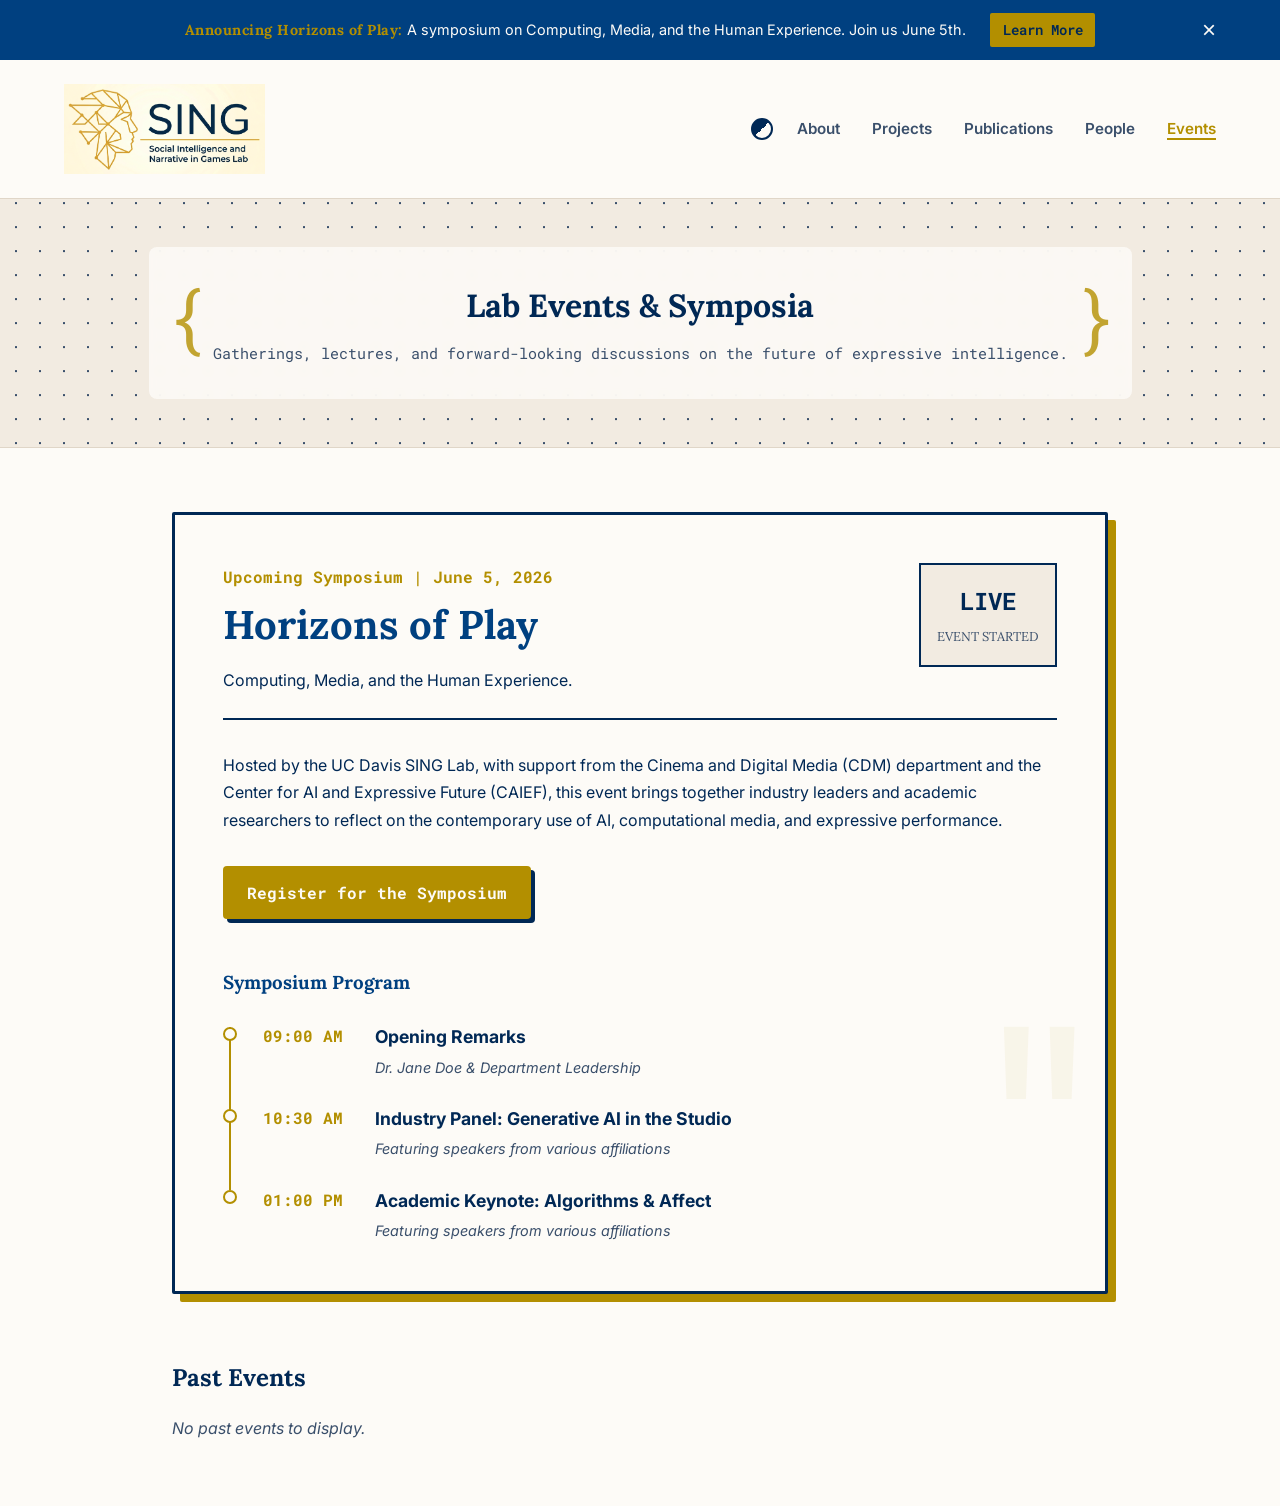
<file: events.html>
<!DOCTYPE html>
<html lang="en">
<head>
    <meta charset="UTF-8">
    <meta name="viewport" content="width=device-width, initial-scale=1.0">
    <meta name="description" content="Join the UC Davis SING Lab for upcoming symposia, lectures, and events like Horizons of Play, exploring computing, media, and the human experience.">
    <title>Events | SING Lab</title>
    <link rel="stylesheet" href="style.css">
    <link href="https://fonts.googleapis.com/css2?family=Lora:wght@400;600&family=Inter:wght@300;400;600&family=Roboto+Mono:wght@700&display=swap" rel="stylesheet">
</head>
<body>
    <div class="symposium-banner" id="symposium-banner">
        <span class="banner-text"><strong>Announcing Horizons of Play:</strong> A symposium on Computing, Media, and the Human Experience. Join us June 5th.</span>
        <a href="events.html" class="banner-btn">Learn More</a>
        <button id="close-banner" class="close-banner-btn" aria-label="Dismiss banner">&times;</button>
    </div>

    <nav>
        <a href="index.html" class="nav-brand">
            <img src="media/sing-logo-test.png" alt="SING Lab Logo" class="brand-icon">
        </a>
        <button id="theme-toggle" class="theme-btn" aria-label="Toggle Dark Mode"></button>
        <button class="hamburger" aria-label="Toggle navigation">
            <span class="bar"></span>
            <span class="bar"></span>
            <span class="bar"></span>
        </button>
        <ul class="nav-links">
            <li><a href="index.html">About</a></li>
            <li><a href="projects.html">Projects</a></li>
            <li><a href="publications.html">Publications</a></li>
            <li><a href="people.html">People</a></li>
            <li><a href="events.html">Events</a></li>
        </ul>
    </nav>

    <header class="hero">
        <div class="container hero-content">
            <h1 id="glitch-target">Lab Events & Symposia</h1>
            <p>Gatherings, lectures, and forward-looking discussions on the future of expressive intelligence.</p>
        </div>
    </header>

    <section class="container">
        
        <div class="featured-event">
            <div class="event-header">
                <div class="event-title">
                    <span class="event-meta">Upcoming Symposium | June 5, 2026</span>
                    <h2>Horizons of Play</h2>
                    <p>Computing, Media, and the Human Experience.</p>
                </div>
                
                <div class="countdown" id="symposium-countdown">
                    </div>
            </div>

            <p>Hosted by the UC Davis SING Lab, with support from the Cinema and Digital Media (CDM) department and the Center for AI and Expressive Future (CAIEF), this event brings together industry leaders and academic researchers to reflect on the contemporary use of AI, computational media, and expressive performance.</p>
            <div class="cta-container" style="margin: 2rem 0;">
                <a href="https://docs.google.com/forms/d/e/1FAIpQLScVfi7z1BPNcmndShRwLk8wIqdSqa9dcKUMktS1G_Dhzg869Q/viewform?usp=header" target="_blank" rel="noopener noreferrer" class="cta-btn">
                    Register for the Symposium
                </a>
            </div>

            <h3 style="margin-top: 3rem; color: var(--accent-blue); font-family: var(--font-heading);">Symposium Program</h3>
            <div class="program-timeline">
                <div class="timeline-item">
                    <div class="time">09:00 AM</div>
                    <div class="session">
                        <h4>Opening Remarks</h4>
                        <p>Dr. Jane Doe & Department Leadership</p>
                    </div>
                </div>
                <div class="timeline-item">
                    <div class="time">10:30 AM</div>
                    <div class="session">
                        <h4>Industry Panel: Generative AI in the Studio</h4>
                        <p>Featuring speakers from various affiliations</p>
                    </div>
                </div>
                <div class="timeline-item">
                    <div class="time">01:00 PM</div>
                    <div class="session">
                        <h4>Academic Keynote: Algorithms & Affect</h4>
                        <p>Featuring speakers from various affiliations</p>
                    </div>
                </div>
            </div>
        </div>

        <h2>Past Events</h2>
        <p class="text-italic-muted">No past events to display.</p>

    </section>

    <script src="script.js"></script>
</body>
</html>
</file>
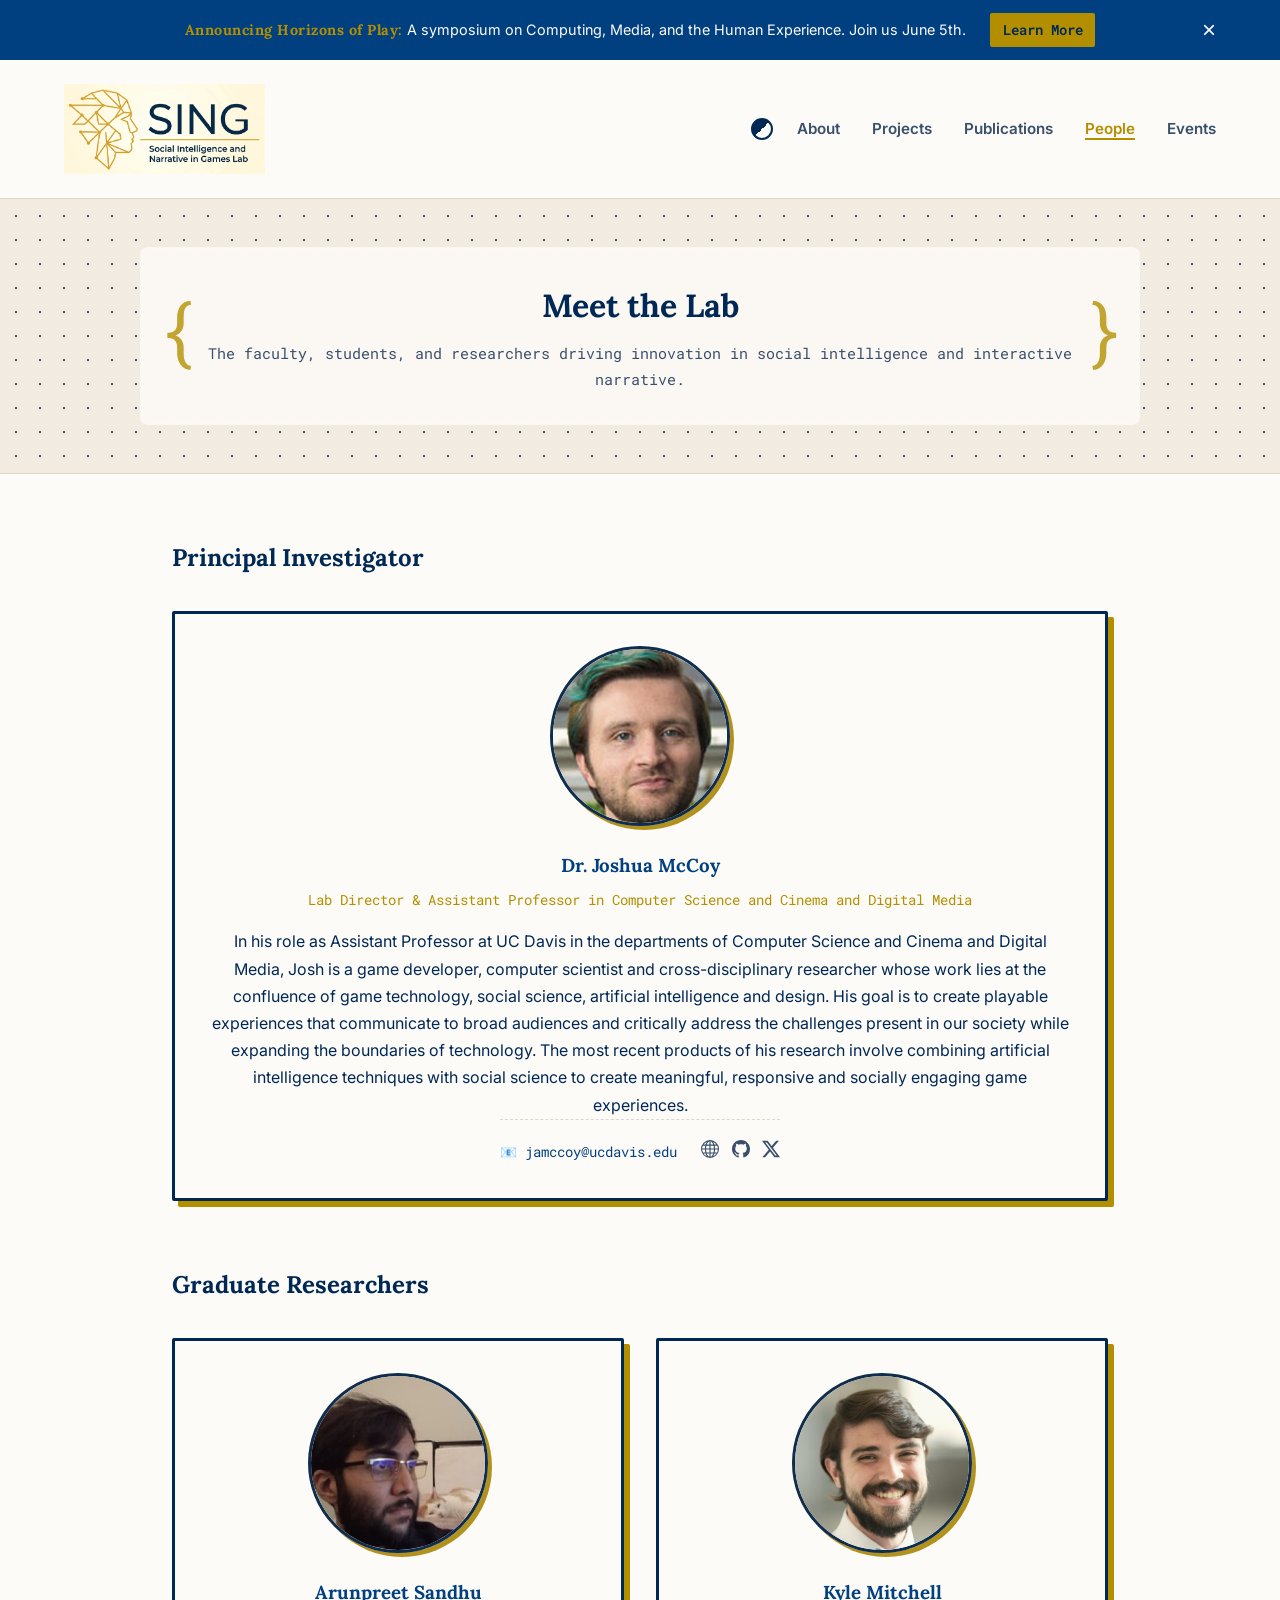
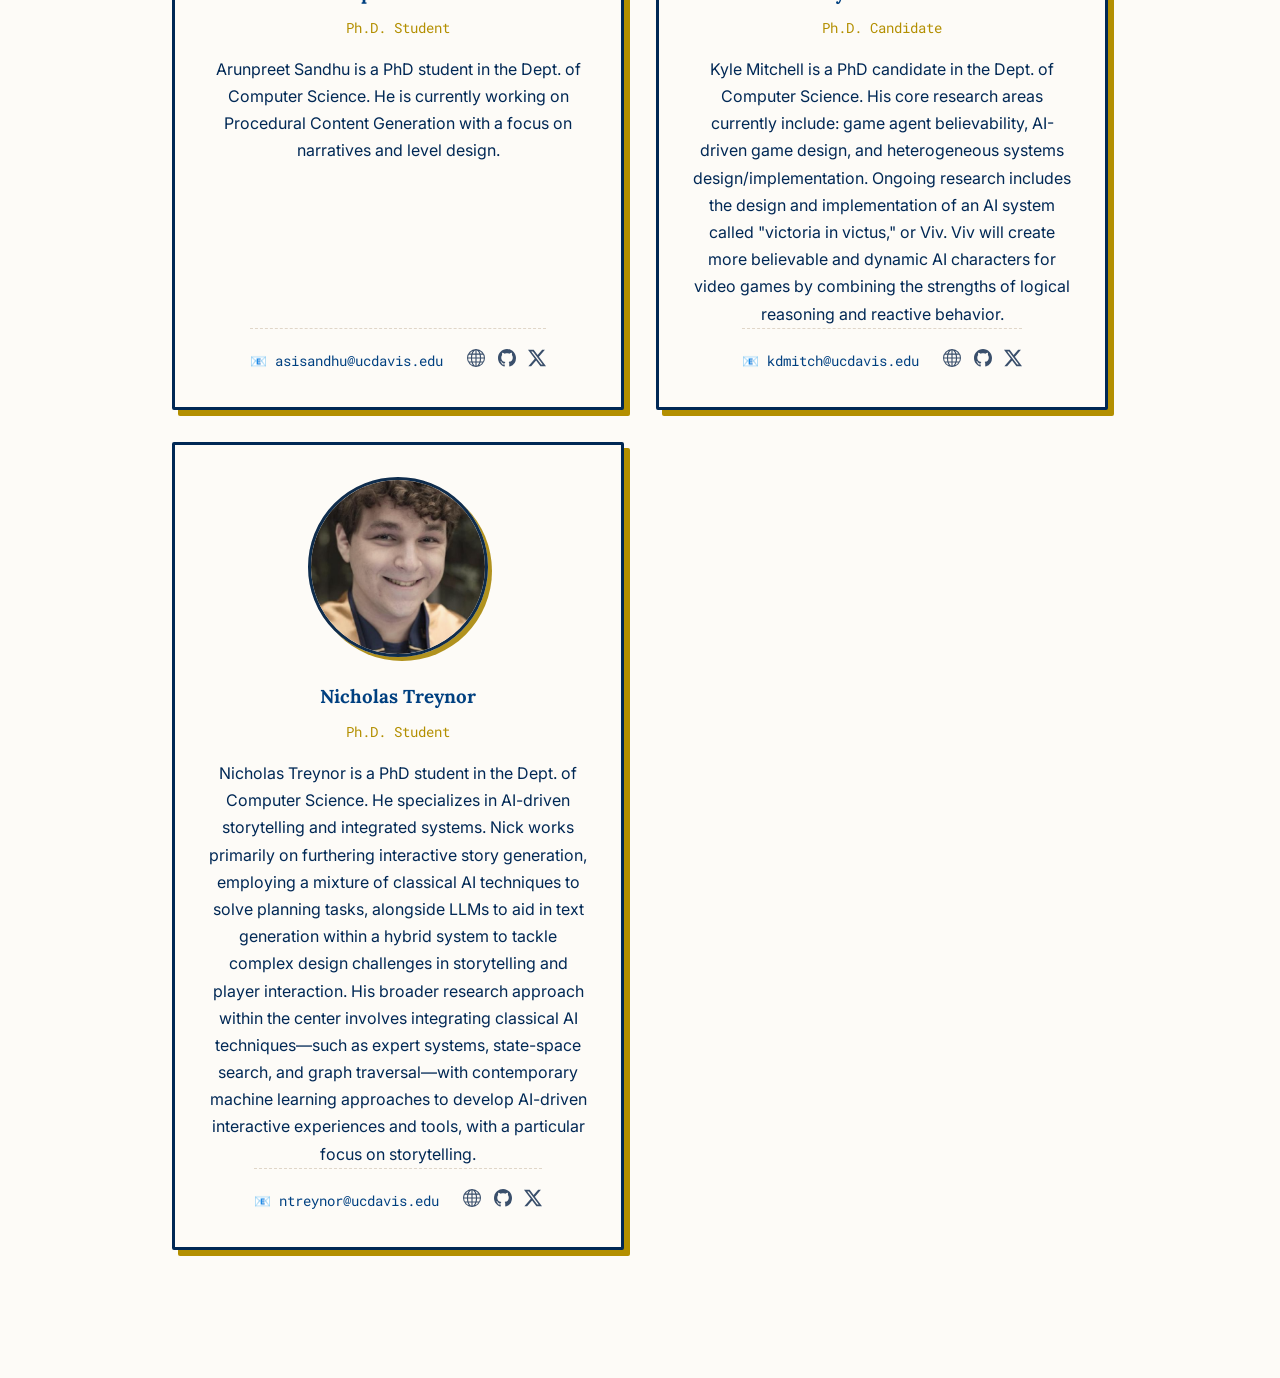
<file: people.html>
<!DOCTYPE html>
<html lang="en">
<head>
    <meta charset="UTF-8">
    <meta name="viewport" content="width=device-width, initial-scale=1.0">
    <meta name="description" content="Meet the faculty, students, and researchers at the UC Davis SING Lab driving innovation in computational media, storytelling, and expressive AI.">
    <title>People | SING Lab</title>
    <link rel="stylesheet" href="style.css">
    <link href="https://fonts.googleapis.com/css2?family=Lora:wght@400;600&family=Inter:wght@300;400;600&family=Roboto+Mono:wght@700&display=swap" rel="stylesheet">
</head>
<body>
    <div class="symposium-banner" id="symposium-banner">
        <span class="banner-text"><strong>Announcing Horizons of Play:</strong> A symposium on Computing, Media, and the Human Experience. Join us June 5th.</span>
        <a href="events.html" class="banner-btn">Learn More</a>
        <button id="close-banner" class="close-banner-btn" aria-label="Dismiss banner">&times;</button>
    </div>

    <nav>
        <a href="index.html" class="nav-brand">
            <img src="media/sing-logo-test.png" alt="SING Lab Logo" class="brand-icon">
        </a>
        <button id="theme-toggle" class="theme-btn" aria-label="Toggle Dark Mode"></button>
        <button class="hamburger" aria-label="Toggle navigation">
            <span class="bar"></span>
            <span class="bar"></span>
            <span class="bar"></span>
        </button>

        <ul class="nav-links">
            <li><a href="index.html">About</a></li>
            <li><a href="projects.html">Projects</a></li>
            <li><a href="publications.html">Publications</a></li>
            <li><a href="people.html">People</a></li>
            <li><a href="events.html">Events</a></li>
        </ul>
    </nav>

    <header class="hero">
        <div class="container hero-content">
            <h1 id="glitch-target">Meet the Lab</h1>
            <p>The faculty, students, and researchers driving innovation in social intelligence and interactive narrative.</p>
        </div>
    </header>

    <section class="container" id="people-container">
        
        <p id="loading-people-message" class="text-italic-muted">Loading lab members...</p>

    </section>
    
    <script src="script.js"></script>
</body>
</html>
</file>
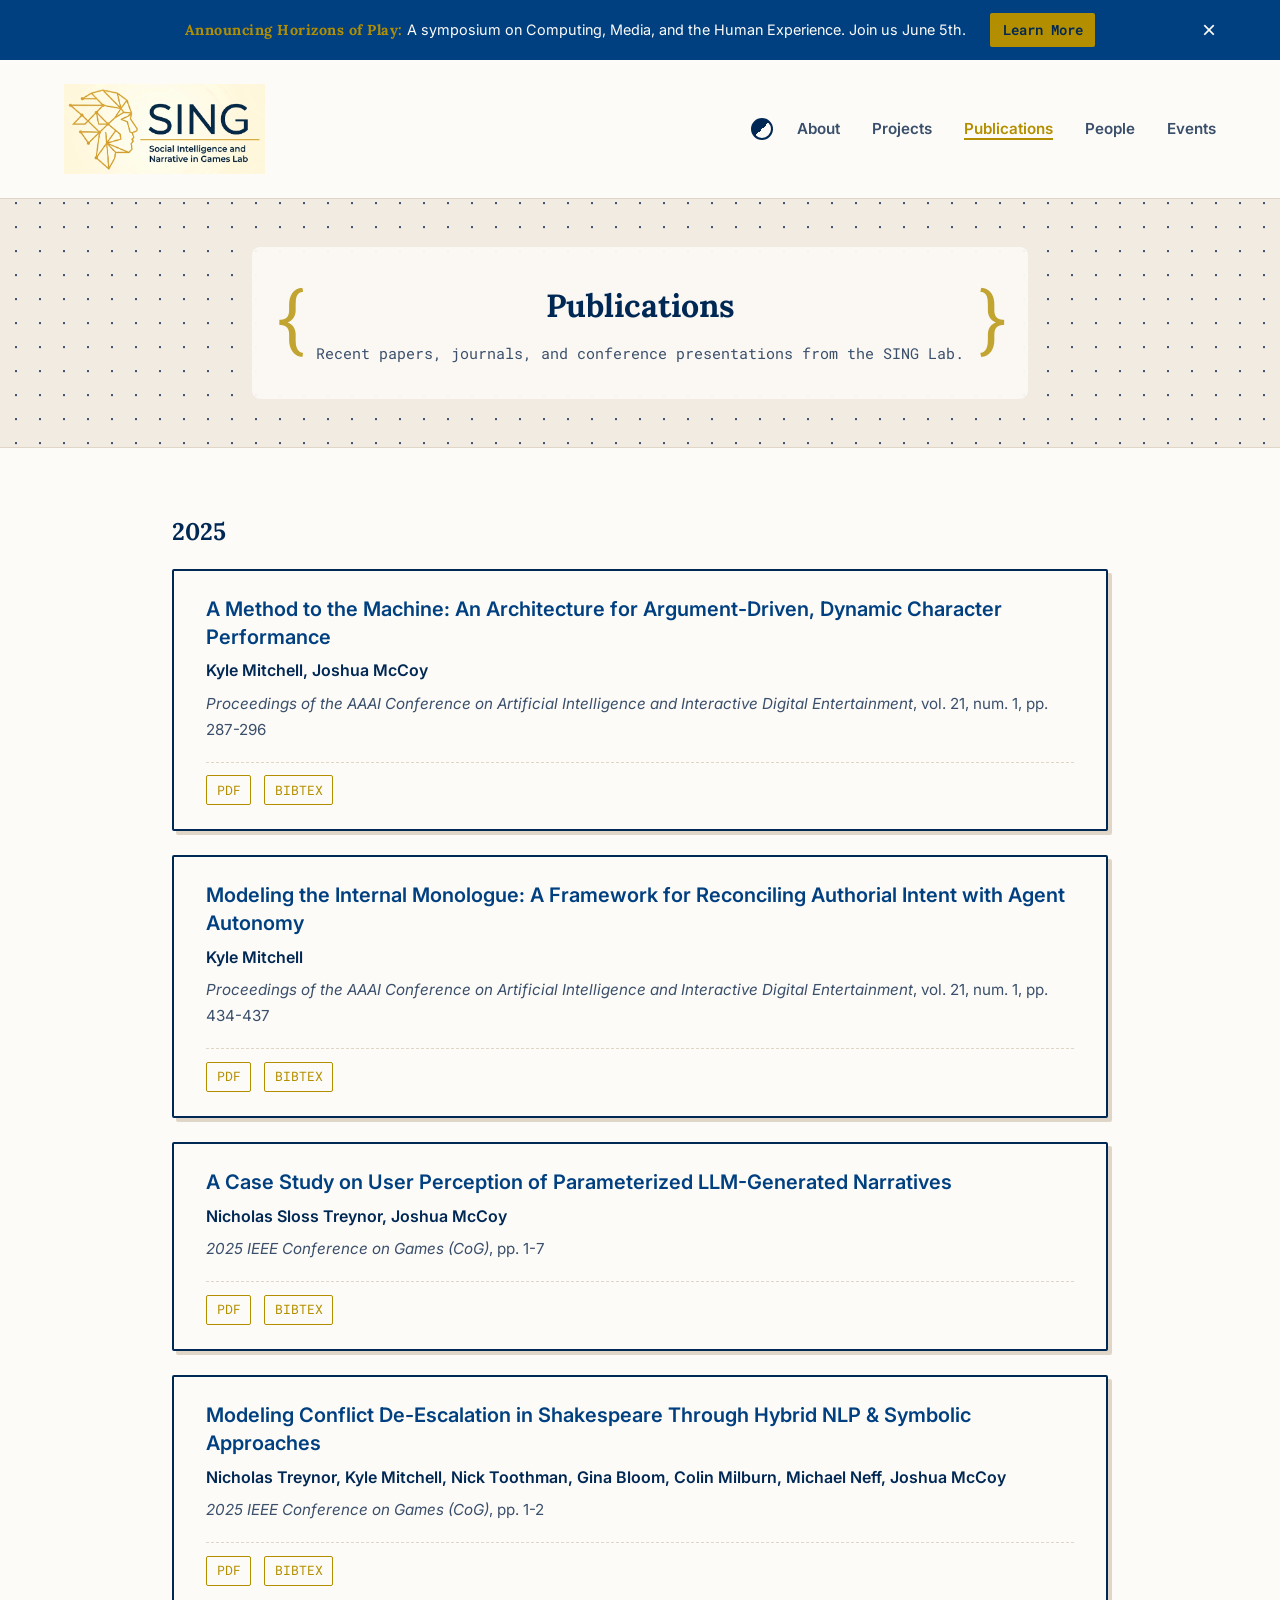
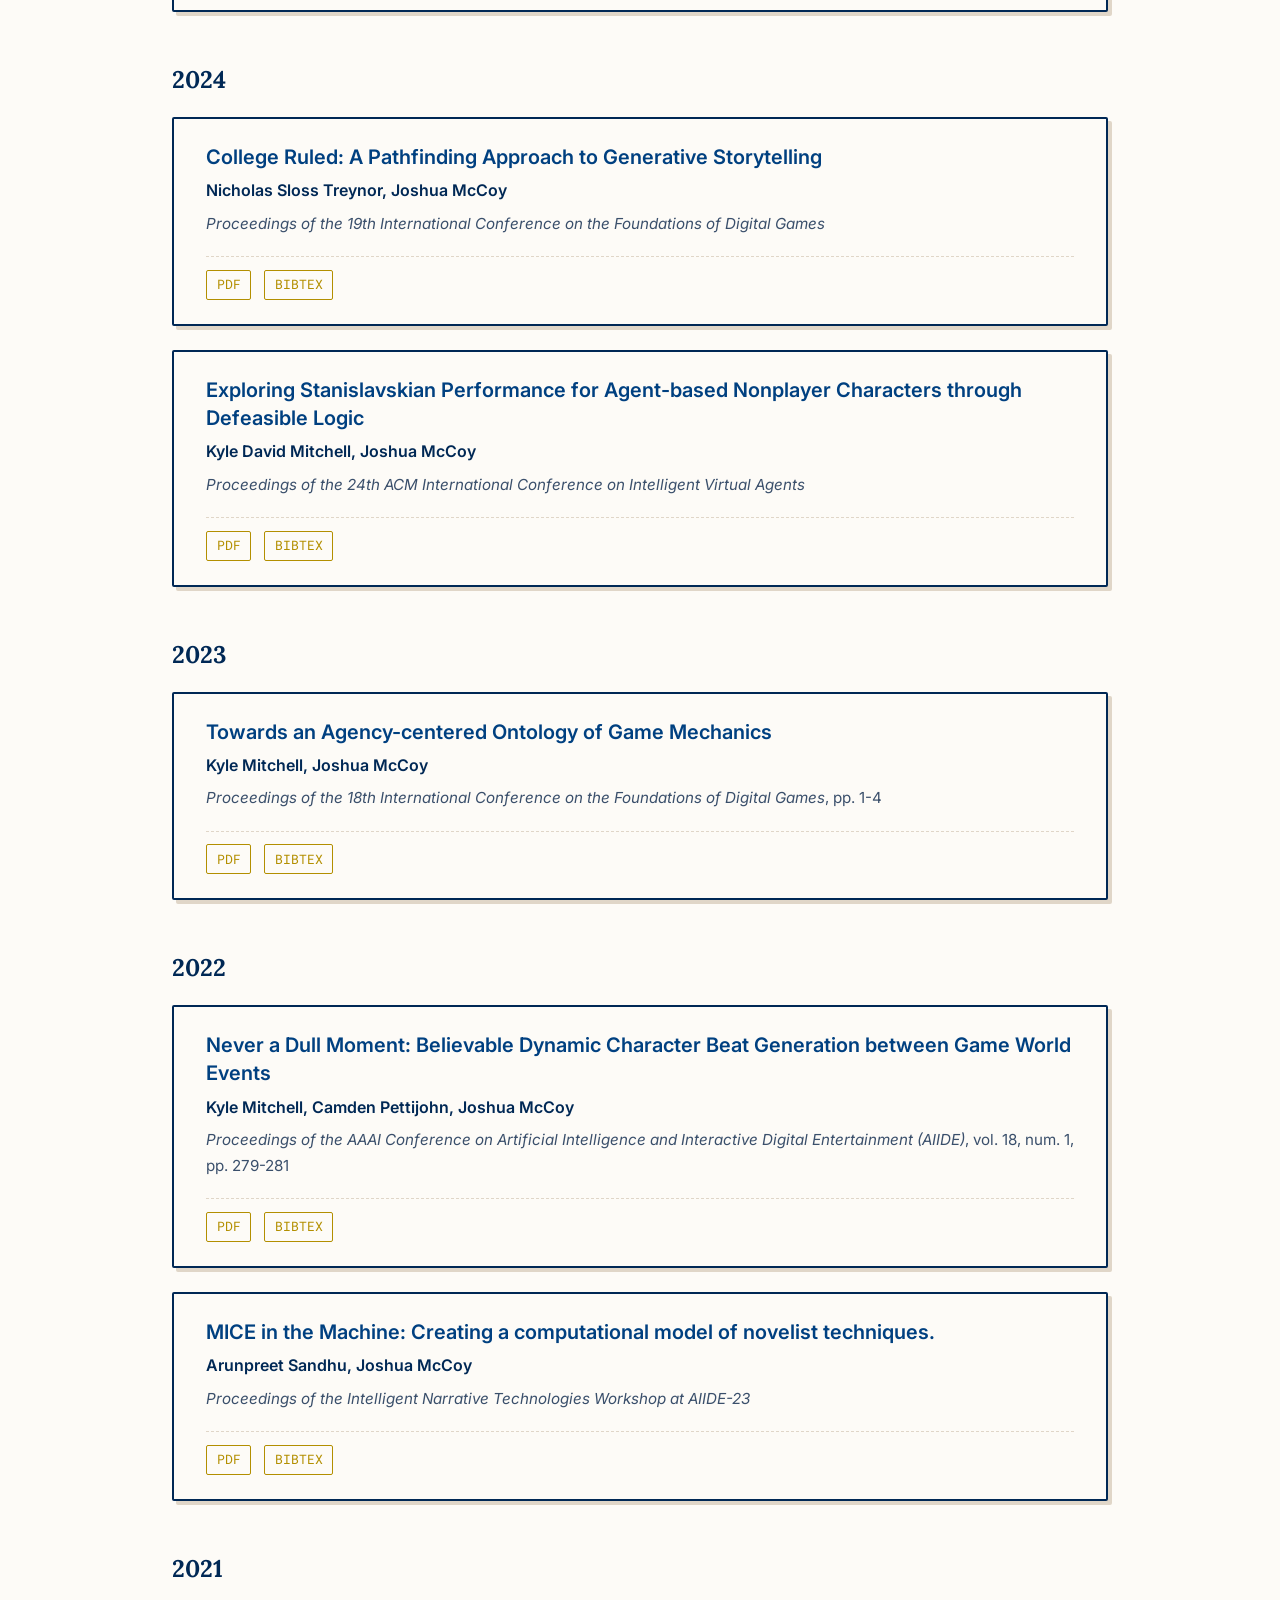
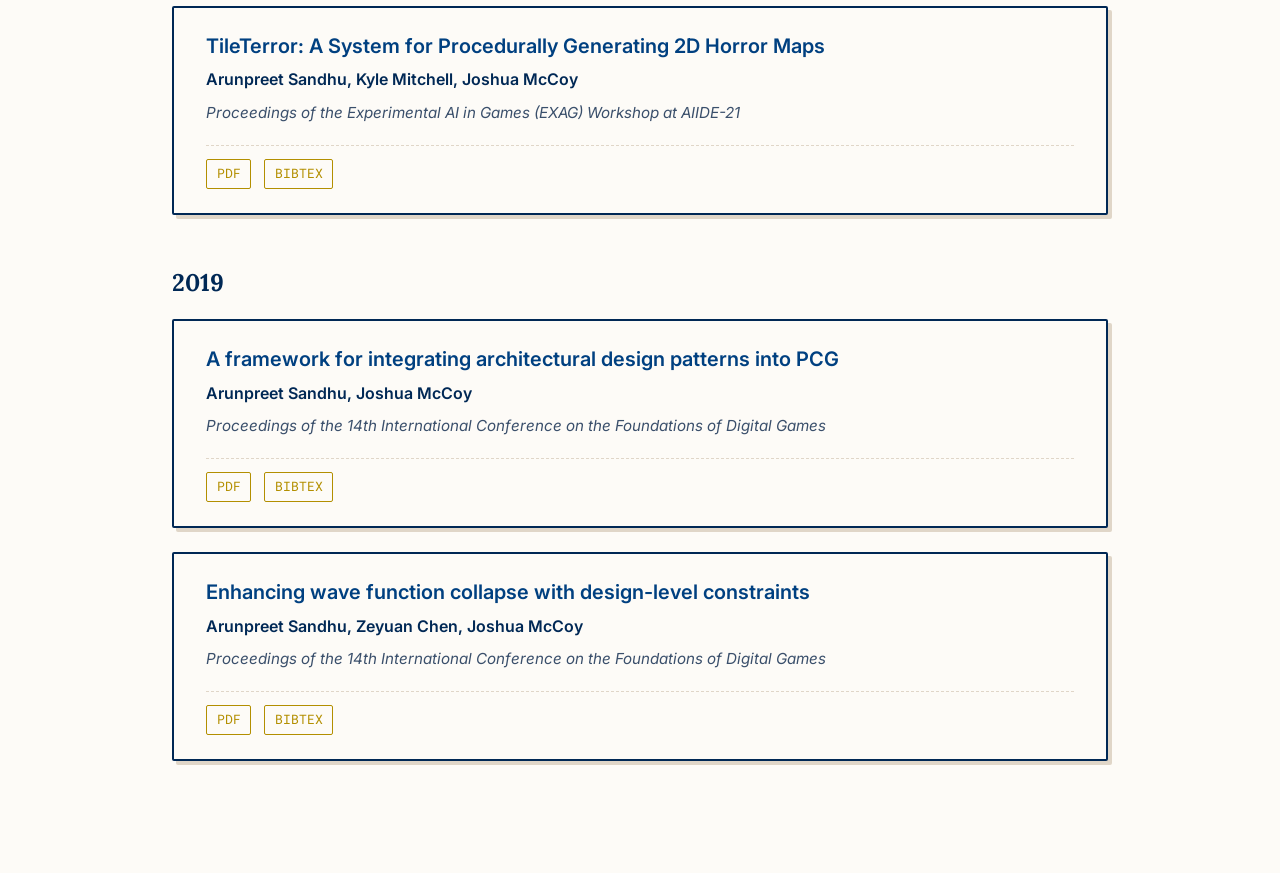
<file: publications.html>
<!DOCTYPE html>
<html lang="en">
<head>
    <meta charset="UTF-8">
    <meta name="viewport" content="width=device-width, initial-scale=1.0">
    <meta name="description" content="Read the latest research publications, conference papers, and journal articles from the SING Lab at UC Davis on algorithmic storytelling and social AI.">
    <title>Publications | SING Lab</title>
    <link rel="stylesheet" href="style.css">
    <link href="https://fonts.googleapis.com/css2?family=Lora:wght@400;600&family=Inter:wght@300;400;600&family=Roboto+Mono:wght@700&display=swap" rel="stylesheet">
</head>
<body>
    <div class="symposium-banner" id="symposium-banner">
        <span class="banner-text"><strong>Announcing Horizons of Play:</strong> A symposium on Computing, Media, and the Human Experience. Join us June 5th.</span>
        <a href="events.html" class="banner-btn">Learn More</a>
        <button id="close-banner" class="close-banner-btn" aria-label="Dismiss banner">&times;</button>
    </div>

    <nav>
        <a href="index.html" class="nav-brand">
            <img src="media/sing-logo-test.png" alt="SING Lab Logo" class="brand-icon">
        </a>
        <button id="theme-toggle" class="theme-btn" aria-label="Toggle Dark Mode"></button>
        <button class="hamburger" aria-label="Toggle navigation">
            <span class="bar"></span>
            <span class="bar"></span>
            <span class="bar"></span>
        </button>

        <ul class="nav-links">
            <li><a href="index.html">About</a></li>
            <li><a href="projects.html">Projects</a></li>
            <li><a href="publications.html">Publications</a></li>
            <li><a href="people.html">People</a></li>
            <li><a href="events.html">Events</a></li>
        </ul>
    </nav>

    <header class="hero">
        <div class="container hero-content">
            <h1 id="glitch-target">Publications</h1>
            <p>Recent papers, journals, and conference presentations from the SING Lab.</p>
        </div>
    </header>

    <section class="container" id="publications-container">
        <p id="loading-message" class="text-italic-muted">Loading publications...</p>
    </section>

    <script src="script.js"></script>
</body>
</html>
</file>
<file: style.css>
/* =========================================
   1. GLOBAL VARIABLES & BASE STYLES
   ========================================= */
:root {
    /* Modern Parchment & UC Davis Theme */
    --bg-main: #FDFBF7;       /* Bright, warm ivory (Main Parchment) */
    --bg-secondary: #F2EBE1;  /* Slightly deeper cream for contrast */
    --text-main: #002855;     /* Deep Navy (Aggie Blue) */
    --text-muted: #3A4F6B;    /* Lighter blue-gray for secondary text */
    --accent-blue: #004080;   /* Academic Blue */
    --accent-gold: #B38F00;   /* Refined UC Davis Gold */
    --border-color: #E0D6C8;  /* Warm, subtle border */
    
    /* Typography */
    --font-heading: 'Lora', serif;
    --font-body: 'Inter', sans-serif;
    --font-mono: 'Roboto Mono', monospace;
}

* {
    margin: 0;
    padding: 0;
    box-sizing: border-box;
}

body {
    font-family: var(--font-body);
    background-color: var(--bg-main);
    color: var(--text-main);
    line-height: 1.7;
}

h1, h2, h3 {
    font-family: var(--font-heading);
    color: var(--text-main);
    margin-bottom: 1rem;
}

/* =========================================
   1.5 DARK MODE VARIABLES & TOGGLE BUTTON
   ========================================= */

body.dark-theme {
    --bg-main: #0D1520;       
    --bg-secondary: #162032;  
    --text-main: #E2E8F0;     
    --text-muted: #94A3B8;    
    --accent-blue: #60A5FA;   
    --accent-gold: #C5A059;   /* Softer, antique brass/gold instead of bright yellow */
    --border-color: #1E293B;  
}

.theme-btn {
    width: 22px;
    height: 22px;
    border-radius: 50%;
    border: 2px solid var(--text-main);
    /* Creates a 50/50 diagonal split */
    background: linear-gradient(135deg, var(--text-main) 50%, transparent 50%);
    padding: 0;
    cursor: pointer;
    margin-right: 1.5rem;
    margin-left: auto; /* Pushes it to the right on mobile */
    transition: transform 0.3s ease, border-color 0.3s ease;
}

.theme-btn:hover {
    transform: scale(1.1);
}

/* Update the circle's colors when in dark mode */
body.dark-theme .theme-btn {
    border-color: var(--accent-gold);
    background: linear-gradient(135deg, var(--accent-gold) 50%, transparent 50%);
}

/* =========================================
   DARK MODE: HERO CONTENT OVERRIDES
   ========================================= */
.dark-theme .hero-content {
    /* Converts your Deep Slate background (#0D1520) into a transparent RGBA */
    background-color: rgba(13, 21, 32, 0.85); 
}

/* Optional: Make the brackets Syntax Blue in dark mode for an IDE feel */
.dark-theme .hero-content::before,
.dark-theme .hero-content::after {
    color: var(--accent-blue); 
}

/* =========================================
   2. UTILITIES & CONTAINERS
   ========================================= */
.container {
    max-width: 1000px;
    margin: 0 auto;
    padding: 4rem 2rem;
}

/* Replaces inline styles for specific spacing tweaks */
.pt-0 { padding-top: 0 !important; }
.pb-2 { padding-bottom: 2rem !important; }
.mb-4 { margin-bottom: 4rem !important; }

/* Replaces inline styles for empty states and loading messages */
.text-italic-muted {
    color: var(--text-muted);
    font-style: italic;
}

/* =========================================
   3. NAVIGATION & HAMBURGER
   ========================================= */
nav {
    display: flex;
    justify-content: space-between;
    align-items: center;
    padding: 1.5rem 5%;
    background-color: var(--bg-main);
    border-bottom: 1px solid var(--border-color);
    position: sticky;
    top: 0;
    z-index: 100;
}

/* =========================================
   NAVBAR BRANDING (LOGO & TEXT)
   ========================================= */
.nav-brand {
    display: flex;
    align-items: center;
    gap: 0.8rem; /* Space between the image and the text */
    text-decoration: none;
    cursor: pointer;
}

.brand-icon {
    height: 90px; /* Increased from 36px so it's clearly legible */
    width: auto;
    object-fit: contain;
}

.brand-text {
    font-family: var(--font-mono);
    font-size: 1.4rem;
    font-weight: 700;
    color: var(--text-main);
    /* Set a fixed width so the navbar doesn't jump around when the text scrambles */
    min-width: 105px; 
    display: inline-block;
}

/* Ensure the text color correctly swaps in Dark Mode */
.dark-theme .brand-text {
    color: var(--text-main); 
}

.nav-links {
    display: flex;
    list-style: none;
    gap: 2rem;
}

.nav-links a {
    text-decoration: none;
    color: var(--text-muted);
    font-weight: 600;
    font-size: 0.95rem;
    transition: color 0.2s ease;
}

.nav-links a:hover {
    color: var(--accent-gold); 
}

/* Highlights the currently active page in the navbar */
.nav-links a.active {
    color: var(--accent-gold);
    font-weight: 600;
    border-bottom: 2px solid var(--accent-gold);
}

.hamburger {
    display: none;
    background: none;
    border: none;
    cursor: pointer;
    padding: 0.5rem;
}

.hamburger .bar {
    display: block;
    width: 25px;
    height: 3px;
    margin: 5px auto;
    background-color: var(--text-main); 
    transition: all 0.3s ease-in-out;
}

.hamburger:hover .bar {
    background-color: var(--accent-gold);
}

/* =========================================
   4. HERO SECTIONS (ALL PAGES)
   ========================================= */
.hero {
    /* Slightly reduced padding */
    padding: 3rem 1.5rem; 
    background-color: var(--bg-secondary);
    border-bottom: 1px solid var(--border-color);
    text-align: center;
    
    /* Subtle Computational Dot Grid */
    background-image: radial-gradient(var(--text-muted) 1px, transparent 1px);
    background-size: 24px 24px;
    background-position: center;
}

.hero-content {
    display: inline-block;
    padding: 2rem 4rem; /* Extra side padding to give the brackets room to breathe */
    position: relative; 
    
    /* The Contrast Fix: A frosted background that softens the dots behind the text */
    background-color: rgba(253, 251, 247, 0.85); /* Your ivory color at 85% opacity */
    backdrop-filter: blur(4px);
    -webkit-backdrop-filter: blur(4px);
    
    border-radius: 8px;
    border: none;
    box-shadow: none;
}

/* The Brackets */
.hero-content::before,
.hero-content::after {
    font-family: var(--font-mono);
    color: var(--accent-gold);
    font-size: 4.5rem; /* Slightly larger */
    font-weight: 400; /* Slightly thicker */
    position: absolute;
    top: 50%;
    transform: translateY(-55%);
    opacity: 0.8; /* Increased from 0.3 so they clearly stand out */
}

.hero-content::before {
    content: '{';
    left: 1rem;
}

.hero-content::after {
    content: '}';
    right: 1rem;
}

/* Specific modifier for the 404 page */
.hero.hero-compact {
    padding: 3rem 2rem; 
}

.hero h1 {
    color: var(--text-main);
    margin-bottom: 0.5rem;
}

.hero p {
    color: var(--text-muted);
    font-family: var(--font-mono); /* Use the mono font for the sub-header */
    font-size: 0.95rem;
}

/* =========================================
   5. INDEX PAGE: RESEARCH TABS
   ========================================= */
.tab-container {
    background-color: var(--bg-main);
    overflow: hidden;
    border: 3px solid var(--text-main);
    border-radius: 2px;
    box-shadow: 6px 6px 0px var(--accent-gold);
}

.tab-buttons {
    display: flex;
    background-color: var(--bg-secondary);
    border-bottom: 3px solid var(--text-main);
}

.tab-btn {
    flex: 1;
    background: none;
    padding: 1rem;
    font-size: 1rem;
    font-family: var(--font-heading);
    font-weight: 600;
    color: var(--text-muted);
    cursor: pointer;
    transition: all 0.3s ease;
    border: none;
    border-right: 2px solid var(--text-main);
}

.tab-btn:last-child {
    border-right: none;
}

.tab-btn:hover {
    background-color: #E8DECC;
}

.tab-btn.active {
    background-color: var(--bg-main);
    color: var(--text-main);
    box-shadow: inset 0 -4px 0 var(--accent-gold); 
}

.tab-content {
    display: none;
    padding: 2.5rem;
    animation: fadeIn 0.4s ease-in-out;
}

.tab-content.active {
    display: block;
}

@keyframes fadeIn {
    from { opacity: 0; transform: translateY(5px); }
    to { opacity: 1; transform: translateY(0); }
}

/* =========================================
   6. PEOPLE PAGE: TEAM CARDS
   ========================================= */
.team-grid {
    display: grid;
    grid-template-columns: repeat(auto-fit, minmax(300px, 1fr));
    gap: 2rem;
    margin-top: 2rem;
}

.team-card {
    background-color: var(--bg-main);
    padding: 2rem;
    border: 3px solid var(--text-main);
    border-radius: 2px;
    box-shadow: 6px 6px 0px var(--accent-gold);
}

.team-card h3 {
    color: var(--accent-blue);
    margin-bottom: 0.5rem;
}

.role {
    font-family: var(--font-mono);
    font-size: 0.85rem;
    color: var(--accent-gold);
    margin-bottom: 1rem;
    display: block;
}

.profile-pic {
    width: 180px; /* Increased from 150px */
    height: 180px; /* Increased from 150px */
    border-radius: 50%;
    object-fit: cover; /* Ensures non-square images aren't stretched */
    object-position: center 10%; /* OPTIONAL FIX: Shifts the focus slightly upward if heads are being cut off */
    border: 3px solid var(--text-main);
    box-shadow: 4px 4px 0px var(--accent-gold);
    margin-bottom: 1.5rem;
    
    /* Applies the same subtle vintage warmth used on project images */
    filter: sepia(0.2) contrast(0.95);
    transition: all 0.3s ease;
}

.profile-pic:hover {
    filter: sepia(0) contrast(1);
    transform: translateY(-2px);
    box-shadow: 4px 6px 0px var(--accent-gold);
}

/* Optional: Centers the content inside the team cards for a cleaner directory look */
.team-card {
    text-align: center;
    display: flex;
    flex-direction: column;
    align-items: center;
}

/* =========================================
   6.5 CONTACT & SOCIAL ICONS
   ========================================= */
.contact-strip {
    display: flex;
    justify-content: center; /* Centers both items neatly in the card */
    align-items: center;
    gap: 1.5rem; /* Guarantees space between email and socials */
    flex-wrap: wrap; /* Allows stacking on very small screens to prevent overlap */
    
    margin-top: auto; /* Pushes the strip to the bottom of the card */
    padding-top: 1.2rem;
    border-top: 1px dashed var(--border-color);
}

.email-link {
    font-family: var(--font-mono);
    font-size: 0.85rem;
    color: var(--accent-blue);
    text-decoration: none;
    transition: color 0.2s ease;
}

.email-link:hover {
    color: var(--accent-gold);
    text-decoration: underline;
}

.social-icons {
    display: flex;
    gap: 0.8rem;
}

.social-icon svg {
    width: 18px;
    height: 18px;
    fill: var(--text-muted);
    transition: fill 0.2s ease, transform 0.2s ease;
}

.social-icon:hover svg {
    fill: var(--accent-gold);
    transform: translateY(-2px); /* Slight 'pop' effect on hover */
}

/* =========================================
   7. PROJECTS PAGE: PROJECT CARDS
   ========================================= */
.project-grid {
    display: grid;
    grid-template-columns: repeat(auto-fit, minmax(350px, 1fr));
    gap: 2.5rem;
    margin-top: 2rem;
}

.project-card {
    background-color: var(--bg-main);
    padding: 2.5rem;
    border: 3px solid var(--text-main);
    border-radius: 2px;
    box-shadow: 6px 6px 0px var(--accent-gold);
    display: flex;
    flex-direction: column;
}

.project-card h3 {
    color: var(--accent-blue);
    margin-bottom: 0.5rem;
    font-size: 1.4rem;
}

.project-meta {
    font-family: var(--font-mono);
    font-size: 0.85rem;
    color: var(--accent-gold);
    margin-bottom: 1.5rem;
    display: block;
    border-bottom: 1px solid var(--border-color);
    padding-bottom: 0.5rem;
}

.project-card p {
    flex-grow: 1;
}

/* =========================================
   8. PUBLICATIONS PAGE: PUBLICATION LISTS
   ========================================= */

/* Remove the old .pub-container-box entirely */

.pub-list {
    list-style: none;
    margin-top: 1rem;
    margin-bottom: 3rem; /* Adds space before the next year */
}

/* Turn each paper into an individual "Catalog Card" */
.pub-item {
    display: flex;
    flex-direction: column;
    gap: 0.4rem;
    background-color: var(--bg-main);
    padding: 1.5rem 2rem;
    border: 2px solid var(--text-main);
    border-radius: 2px;
    margin-bottom: 1.5rem;
    
    /* A softer shadow for the cards to keep the page from feeling too heavy */
    box-shadow: 4px 4px 0px var(--border-color); 
    transition: transform 0.2s ease, box-shadow 0.2s ease;
}

/* Interactive hover effect so the cards feel alive */
.pub-item:hover {
    transform: translateY(-2px);
    box-shadow: 4px 6px 0px var(--accent-gold);
}

.pub-title {
    font-size: 1.25rem;
    font-weight: 600;
    color: var(--accent-blue);
    line-height: 1.4;
}

.pub-authors {
    color: var(--text-main);
    font-weight: 600; 
    font-size: 1rem;
}

.pub-venue-block {
    font-size: 0.95rem;
    color: var(--text-muted);
}

.pub-venue {
    font-style: italic; 
}

.pub-actions {
    display: flex;
    gap: 0.8rem;
    margin-top: 0.8rem;
    padding-top: 0.8rem;
    border-top: 1px dashed var(--border-color); /* Subtle divider above links */
}

.pub-action-btn {
    font-family: var(--font-mono);
    font-size: 0.8rem;
    text-transform: uppercase;
    text-decoration: none;
    color: var(--accent-gold);
    border: 1px solid var(--accent-gold);
    padding: 0.2rem 0.6rem;
    border-radius: 2px;
    transition: all 0.2s ease;
}

.pub-action-btn:hover {
    background-color: var(--accent-gold);
    color: var(--bg-main);
}

/* =========================================
   9. EVENTS PAGE: SYMPOSIUM CARDS & TIMERS
   ========================================= */
.featured-event {
    background-color: var(--bg-main);
    padding: 3rem;
    border: 3px solid var(--text-main);
    border-radius: 2px;
    box-shadow: 8px 8px 0px var(--accent-gold);
    margin-bottom: 4rem;
    position: relative;
    overflow: hidden; /* Keeps the watermark inside the card */
}

/* The Subtle Watermark */
.featured-event::after {
    content: '"';
    position: absolute;
    right: 10px;
    bottom: -120px;
    font-size: 20rem;
    font-family: var(--font-heading); /* Serif font makes the quote mark look elegant */
    color: var(--accent-gold);
    opacity: 0.05; 
    pointer-events: none;
}

.event-header {
    display: flex;
    justify-content: space-between;
    align-items: flex-start;
    flex-wrap: wrap;
    gap: 2rem;
    border-bottom: 2px solid var(--text-main);
    padding-bottom: 1.5rem;
    margin-bottom: 2rem;
}

.event-title h2 {
    font-size: 2.5rem;
    color: var(--accent-blue);
    margin-bottom: 0.5rem;
}

.event-meta {
    font-family: var(--font-mono);
    color: var(--accent-gold);
    font-weight: bold;
}

.countdown {
    display: flex;
    gap: 1rem;
    text-align: center;
}

.time-box {
    background-color: var(--bg-secondary);
    border: 2px solid var(--text-main);
    padding: 1rem;
    min-width: 80px;
}

.time-box span {
    display: block;
    font-family: var(--font-mono);
    font-size: 1.5rem;
    color: var(--text-main);
    font-weight: bold;
}

.time-box small {
    font-family: var(--font-heading);
    font-size: 0.8rem;
    color: var(--text-muted);
    text-transform: uppercase;
}

.speaker-list {
    display: grid;
    grid-template-columns: repeat(auto-fit, minmax(200px, 1fr));
    gap: 1.5rem;
    margin-top: 2rem;
    padding-top: 2rem;
    border-top: 1px dashed var(--border-color);
}

.speaker h4 {
    color: var(--text-main);
    margin-bottom: 0.2rem;
}

.speaker p {
    font-size: 0.85rem;
    color: var(--text-muted);
}

/* =========================================
   Call to Action (CTA) Buttons
   ========================================= */
.cta-btn {
    display: inline-block;
    background-color: var(--accent-gold);
    color: var(--bg-main);
    padding: 0.8rem 1.5rem;
    text-decoration: none;
    font-family: var(--font-mono);
    font-weight: bold;
    border-radius: 4px;
    box-shadow: 4px 4px 0px var(--text-main);
    transition: transform 0.2s ease, box-shadow 0.2s ease;
}

.cta-btn:hover {
    transform: translateY(-2px);
    box-shadow: 4px 6px 0px var(--text-main);
}

/* =========================================
   10. 404 PAGE: INTERACTIVE TERMINAL
   ========================================= */
.story-container {
    background-color: var(--bg-secondary);
    padding: 3rem;
    border: 3px solid var(--text-main);
    border-radius: 2px;
    box-shadow: 6px 6px 0px var(--accent-gold);
    min-height: 300px;
    display: flex;
    flex-direction: column;
    justify-content: center;
}

#story-text {
    font-family: var(--font-heading);
    font-size: 1.25rem;
    margin-bottom: 2rem;
    color: var(--text-main);
}

.choices {
    display: flex;
    flex-direction: column;
    gap: 1rem;
}

.choice-btn {
    background-color: var(--bg-main);
    color: var(--accent-blue);
    border: 2px solid var(--accent-blue);
    padding: 1rem;
    font-family: var(--font-mono);
    font-size: 0.9rem;
    cursor: pointer;
    transition: all 0.2s ease;
    text-align: left;
}

.choice-btn:hover {
    background-color: var(--accent-blue);
    color: var(--bg-main);
}

/* =========================================
   11. SPLIT LAYOUTS & IMAGE FRAMES
   ========================================= */

/* Two-column grid for the About section */
.split-layout {
    display: grid;
    grid-template-columns: 3fr 2fr; /* Text takes 60%, Image takes 40% */
    gap: 4rem;
    align-items: center;
}

/* Two-column grid for the Research Tabs */
.tab-split {
    display: grid;
    grid-template-columns: 2fr 1fr; /* Text takes 66%, Image takes 33% */
    gap: 2rem;
    align-items: start;
}

/* The Manuscript Image Frame */
.image-frame {
    width: 100%;
    height: 100%;
    min-height: 250px;
    object-fit: cover; /* Ensures photos fill the box without stretching */
    display: block;
    background-color: var(--border-color); /* Acts as a placeholder color if no image is loaded */
    border: 3px solid var(--text-main);
    border-radius: 2px;
    box-shadow: 6px 6px 0px var(--accent-gold);
    
    /* A subtle aesthetic touch: gives images a slight warm tint to match the parchment, which clears on hover */
    filter: sepia(0.3) contrast(0.95);
    transition: all 0.3s ease;
}

.image-frame:hover {
    filter: sepia(0) contrast(1);
    transform: translateY(-2px);
    box-shadow: 6px 8px 0px var(--accent-gold);
}

/* =========================================
   12. GLOBAL SYMPOSIUM BANNER
   ========================================= */
.symposium-banner {
    background-color: var(--accent-blue);
    color: var(--bg-main);
    text-align: center;
    padding: 0.8rem 5%;
    
    /* Flexbox for centering */
    display: flex;
    justify-content: center;
    align-items: center;
    gap: 1.5rem;
    font-family: var(--font-body);
    font-size: 0.9rem;
    
    /* Add relative positioning so the close button can anchor to the right edge */
    position: relative; 
    z-index: 101; 
}

.banner-text strong {
    font-family: var(--font-heading);
    color: var(--accent-gold); /* Gold highlight for the symposium name */
    letter-spacing: 0.5px;
}

.banner-btn {
    background-color: var(--accent-gold);
    color: var(--text-main);
    text-decoration: none;
    padding: 0.3rem 0.8rem;
    font-weight: 600;
    font-family: var(--font-mono);
    border-radius: 2px;
    transition: all 0.2s ease;
}

.banner-btn:hover {
    background-color: var(--bg-main);
    color: var(--text-main);
}

.close-banner-btn {
    background: none;
    border: none;
    color: var(--bg-main);
    font-size: 1.5rem;
    cursor: pointer;
    
    /* Absolute positioning removes it from the flex flow, fixing the centering */
    position: absolute;
    right: 5%; 
    transition: transform 0.2s ease;
}

.close-banner-btn:hover {
    transform: scale(1.2);
}

/* Fix the banner colors in dark mode for readability and contrast */
body.dark-theme .symposium-banner {
    background-color: #1A2B45; /* A distinct, rich dark navy to separate it from the header's --bg-secondary */
    color: var(--text-main);   /* Swaps the text to crisp off-white so it is highly readable */
    border-bottom: 1px solid var(--border-color);
}

body.dark-theme .symposium-banner .close-banner-btn {
    color: var(--text-muted); /* Softens the 'X' slightly so it doesn't overpower the text */
}

body.dark-theme .banner-text strong {
    color: var(--accent-gold); /* Keeps the muted brass highlight */
}

/* =========================================
   13. SYMPOSIUM TIMELINE
   ========================================= */
.program-timeline {
    margin-top: 1.5rem;
    display: flex;
    flex-direction: column;
    gap: 1.5rem; /* This creates the space between the events */
}

.timeline-item {
    position: relative;
    padding-left: 2.5rem; /* Space between the circle/line and the text */
    display: flex;
    gap: 2rem;
}

/* 1. Draw the Connecting Line */
.timeline-item::after {
    content: '';
    position: absolute;
    
    /* Perfect horizontal centering: Circle is 14px wide. Line is 2px wide. 
       (14/2) - (2/2) = 6px offset from the left. */
    left: 6px; 
    
    /* Start exactly at the top of the circle */
    top: 0.3rem; 
    
    /* Height perfectly bridges the item and the 1.5rem gap to the next item */
    height: calc(100% + 1.5rem); 
    width: 2px;
    background-color: var(--accent-gold);
    z-index: 1; /* Puts the line behind the circle */
}

/* Hide the line on the very last event so it doesn't dangle */
.timeline-item:last-child::after {
    display: none;
}

/* 2. Draw the Circle */
.timeline-item::before {
    content: '';
    position: absolute;
    left: 0; 
    top: 0.3rem; /* Aligns vertically with the text */
    
    /* 10px width + 4px border = 14px total width */
    width: 10px;
    height: 10px;
    border-radius: 50%;
    background-color: var(--bg-main);
    border: 2px solid var(--accent-gold);
    z-index: 2; /* Keeps the circle sitting on top of the line */
}

.timeline-item .time {
    font-family: var(--font-mono);
    color: var(--accent-gold);
    font-weight: 700;
    min-width: 80px;
}

.timeline-item .session h4 {
    color: var(--text-main);
    margin-bottom: 0.2rem;
    font-size: 1.1rem;
}

.timeline-item .session p {
    color: var(--text-muted);
    font-size: 0.9rem;
    font-style: italic;
}

/* =========================================
   14. MOBILE VIEWPORTS & RESPONSIVE DESIGN
   ========================================= */
@media screen and (max-width: 768px) {
    nav {
        flex-wrap: wrap;
        padding: 1rem 1.5rem;
    }

    .hamburger { display: block; }

    .nav-links {
        width: 100%;
        flex-direction: column;
        align-items: center;
        gap: 0;
        max-height: 0;
        overflow: hidden;
        transition: max-height 0.4s ease-in-out;
    }

    .nav-links.active {
        max-height: 350px; 
        margin-top: 1rem;
    }

    .nav-links a {
        display: block;
        padding: 1rem;
        width: 100%;
        text-align: center;
        border-top: 1px solid var(--border-color);
    }

    .hamburger.active .bar:nth-child(2) { opacity: 0; }
    .hamburger.active .bar:nth-child(1) { transform: translateY(8px) rotate(45deg); background-color: var(--accent-gold); }
    .hamburger.active .bar:nth-child(3) { transform: translateY(-8px) rotate(-45deg); background-color: var(--accent-gold); }

    .hero h1 { font-size: 2.2rem; }
    .hero p { font-size: 1.1rem; }
    .container { padding: 2.5rem 1.5rem; }
    
    /* NEW: Hero Bracket Mobile Fixes */
    .hero-content { padding: 1.5rem 2.5rem; }
    .hero-content::before, .hero-content::after { font-size: 3rem; }
    .hero-content::before { left: 0.5rem; }
    .hero-content::after { right: 0.5rem; }
    
    .tab-buttons { flex-direction: column; }
    .tab-btn { border-right: none; border-bottom: 2px solid var(--text-main); }
    .tab-btn:last-child { border-bottom: none; }
    .tab-btn.active { box-shadow: inset 6px 0 0 var(--accent-gold); }
    .tab-content { padding: 1.5rem; }
    
    .team-grid, .project-grid {
        grid-template-columns: 1fr;
        gap: 1.5rem;
    }
    
    /* UPDATED: Publication Card Mobile Fix */
    .pub-item { padding: 1.25rem 1.5rem; } 
    .pub-container-box { padding: 1.5rem; }

    /* Collapse split layouts into a single column on mobile */
    .split-layout, 
    .tab-split {
        grid-template-columns: 1fr;
        gap: 2rem;
    }

    /* Fixes overflowing CTA buttons by making them full-width */
    .cta-btn {
        display: block;
        width: 100%;
        text-align: center;
        box-sizing: border-box;
        white-space: normal; /* Ensures long text wraps instead of breaking the layout */
    }
}

/* =========================================
   15. EASTER EGG: TERMINAL THEME OVERRIDE
   ========================================= */
body.terminal-theme {
    --bg-main: #050505;
    --bg-secondary: #0a0a0a;
    --text-main: #00ff00; 
    --text-muted: #00aa00;
    --accent-blue: #00ff00;
    --accent-gold: #00ff00;
    --border-color: #004400;
}

/* Force Monospace and remove soft UI elements */
body.terminal-theme * {
    font-family: var(--font-mono) !important;
    border-radius: 0 !important;
    box-shadow: none !important;
}

/* Give images a retro green CRT monitor wash */
body.terminal-theme img,
body.terminal-theme .profile-pic,
body.terminal-theme .image-frame {
    filter: grayscale(100%) contrast(1.5) sepia(100%) hue-rotate(80deg) !important;
    border: 2px solid #00ff00 !important;
}

/* --- THE HERO OVERRIDES --- */

/* Convert the dot grid into a terminal wireframe grid */
body.terminal-theme .hero,
body.terminal-theme.dark-theme .hero {
    background-color: #021102; /* Deepest green/black */
    background-image: 
        linear-gradient(rgba(0, 255, 0, 0.15) 1px, transparent 1px),
        linear-gradient(90deg, rgba(0, 255, 0, 0.15) 1px, transparent 1px);
    background-size: 40px 40px; 
    border-bottom: 2px solid #00ff00;
}

/* Convert the frosted glass into a glowing terminal prompt box */
body.terminal-theme .hero-content,
body.terminal-theme.dark-theme .hero-content {
    background-color: rgba(5, 5, 5, 0.9);
    border: 1px solid #00ff00;
    backdrop-filter: none;
    -webkit-backdrop-filter: none;
    box-shadow: 0 0 20px rgba(0, 255, 0, 0.15); /* Soft neon glow */
}

/* Force the curly brackets to match the neon theme */
body.terminal-theme .hero-content::before,
body.terminal-theme .hero-content::after,
body.terminal-theme.dark-theme .hero-content::before,
body.terminal-theme.dark-theme .hero-content::after {
    color: #00ff00;
    opacity: 1;
    text-shadow: 0 0 10px rgba(0, 255, 0, 0.5);
}

/* Disable the theme toggle while the terminal is active */
body.terminal-theme #theme-toggle {
    opacity: 0.2;
    pointer-events: none; /* Prevents clicking */
    cursor: not-allowed;
    filter: grayscale(100%);
}

/* =========================================
   16. EASTER EGG: UNSTABLE TEXT (SLICED)
   ========================================= */
.unstable-text {
    cursor: help;
    display: inline-block;
    position: relative;
    /* Instant color transition so the base text disappears immediately on hover */
    transition: color 0s; 
}

/* Duplicates the text twice so we can manipulate the halves */
.unstable-text::before,
.unstable-text::after {
    content: attr(data-text);
    position: absolute;
    top: 0;
    left: 0;
    width: 100%;
    height: 100%;
    color: var(--accent-gold);
    opacity: 0; /* Hidden until hover */
    pointer-events: none;
}

/* Crops this layer so ONLY the top 50% is visible */
.unstable-text::before {
    clip-path: polygon(0 0, 100% 0, 100% 50%, 0 50%);
}

/* Crops this layer so ONLY the bottom 50% is visible */
.unstable-text::after {
    clip-path: polygon(0 50%, 100% 50%, 100% 100%, 0 100%);
}

/* The Hover Trigger */
.unstable-text:hover {
    color: transparent; /* Hides the original text */
}

/* Reveal and animate the halves */
.unstable-text:hover::before {
    opacity: 1;
    animation: snap-right 0.2s cubic-bezier(0.25, 1, 0.5, 1) 1;
}

.unstable-text:hover::after {
    opacity: 1;
    animation: snap-left 0.2s cubic-bezier(0.25, 1, 0.5, 1) 1;
}

/* Keyframes for the sharp, mechanical snap */
@keyframes snap-right {
    0%   { transform: translateX(0); }
    15%  { transform: translateX(8px); }
    85%  { transform: translateX(8px); }
    100% { transform: translateX(0); }
}

@keyframes snap-left {
    0%   { transform: translateX(0); }
    15%  { transform: translateX(-8px); }
    85%  { transform: translateX(-8px); }
    100% { transform: translateX(0); }
}
</file>
